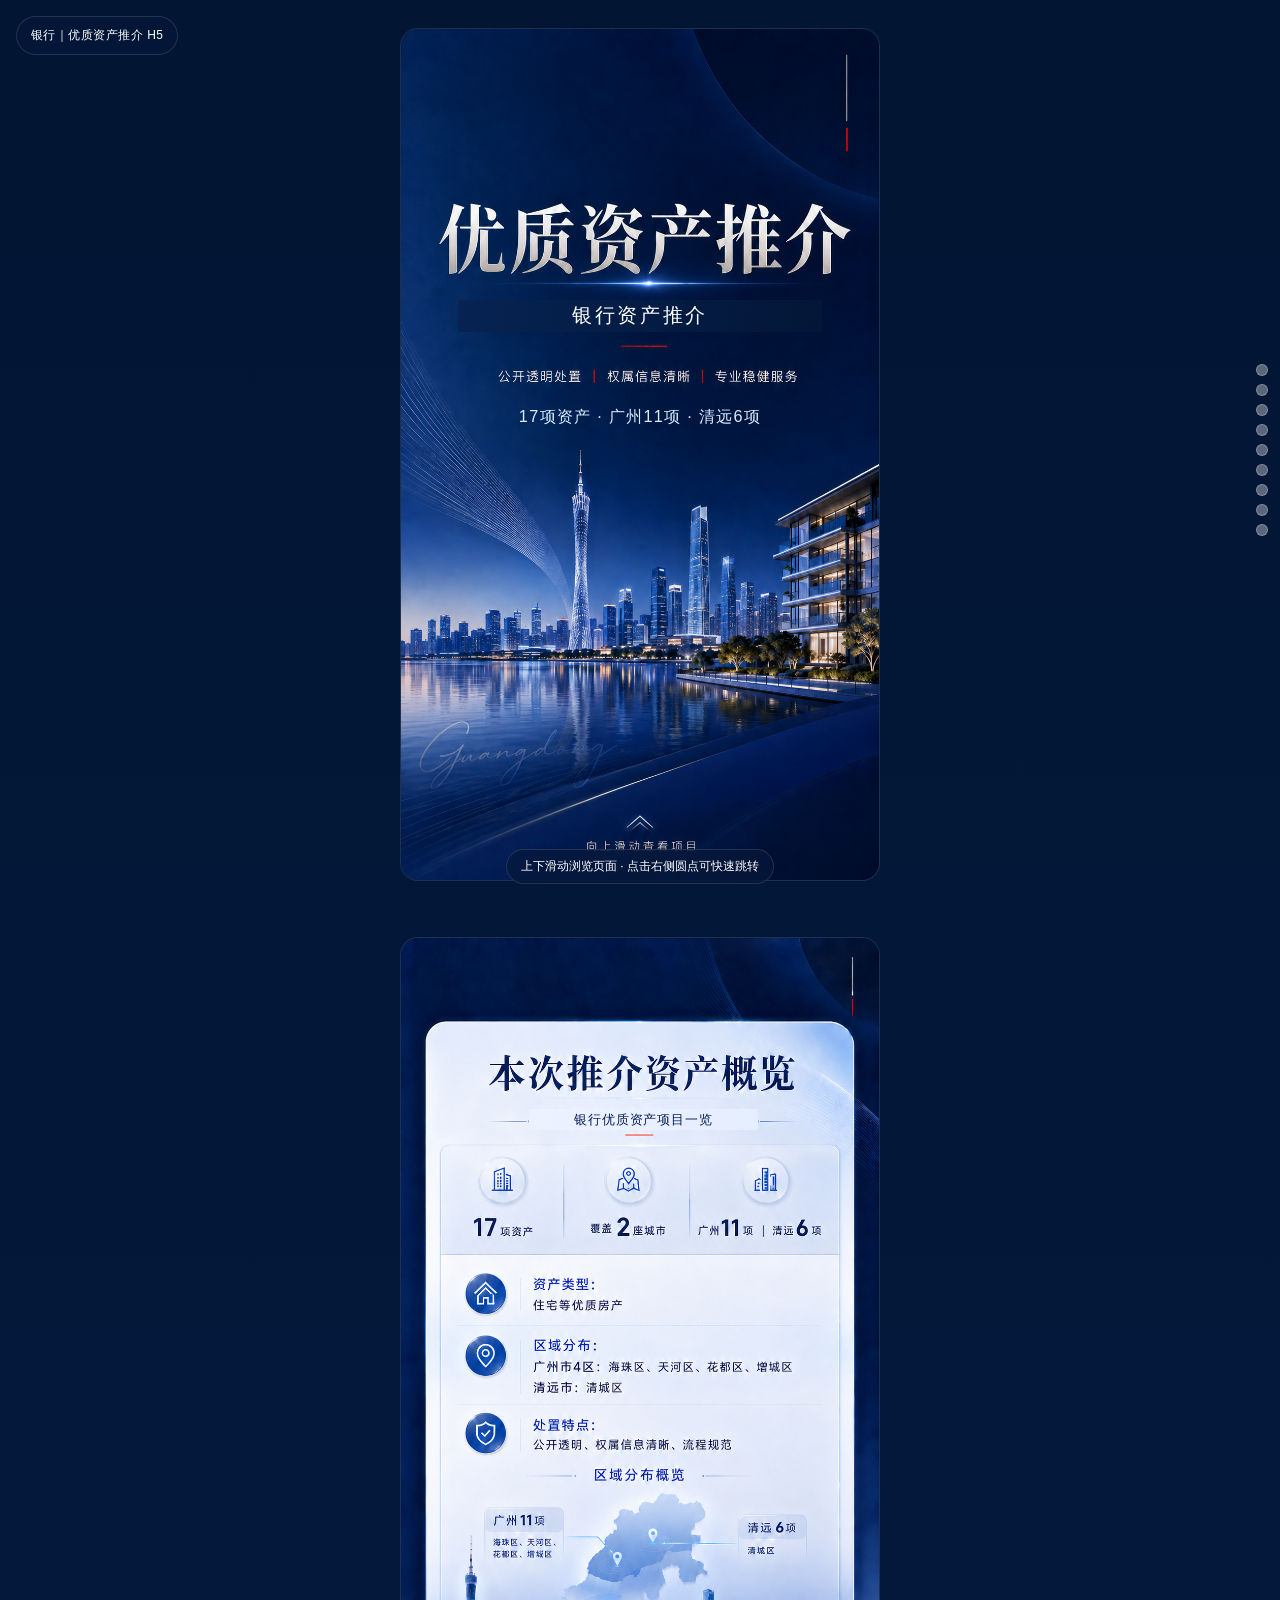
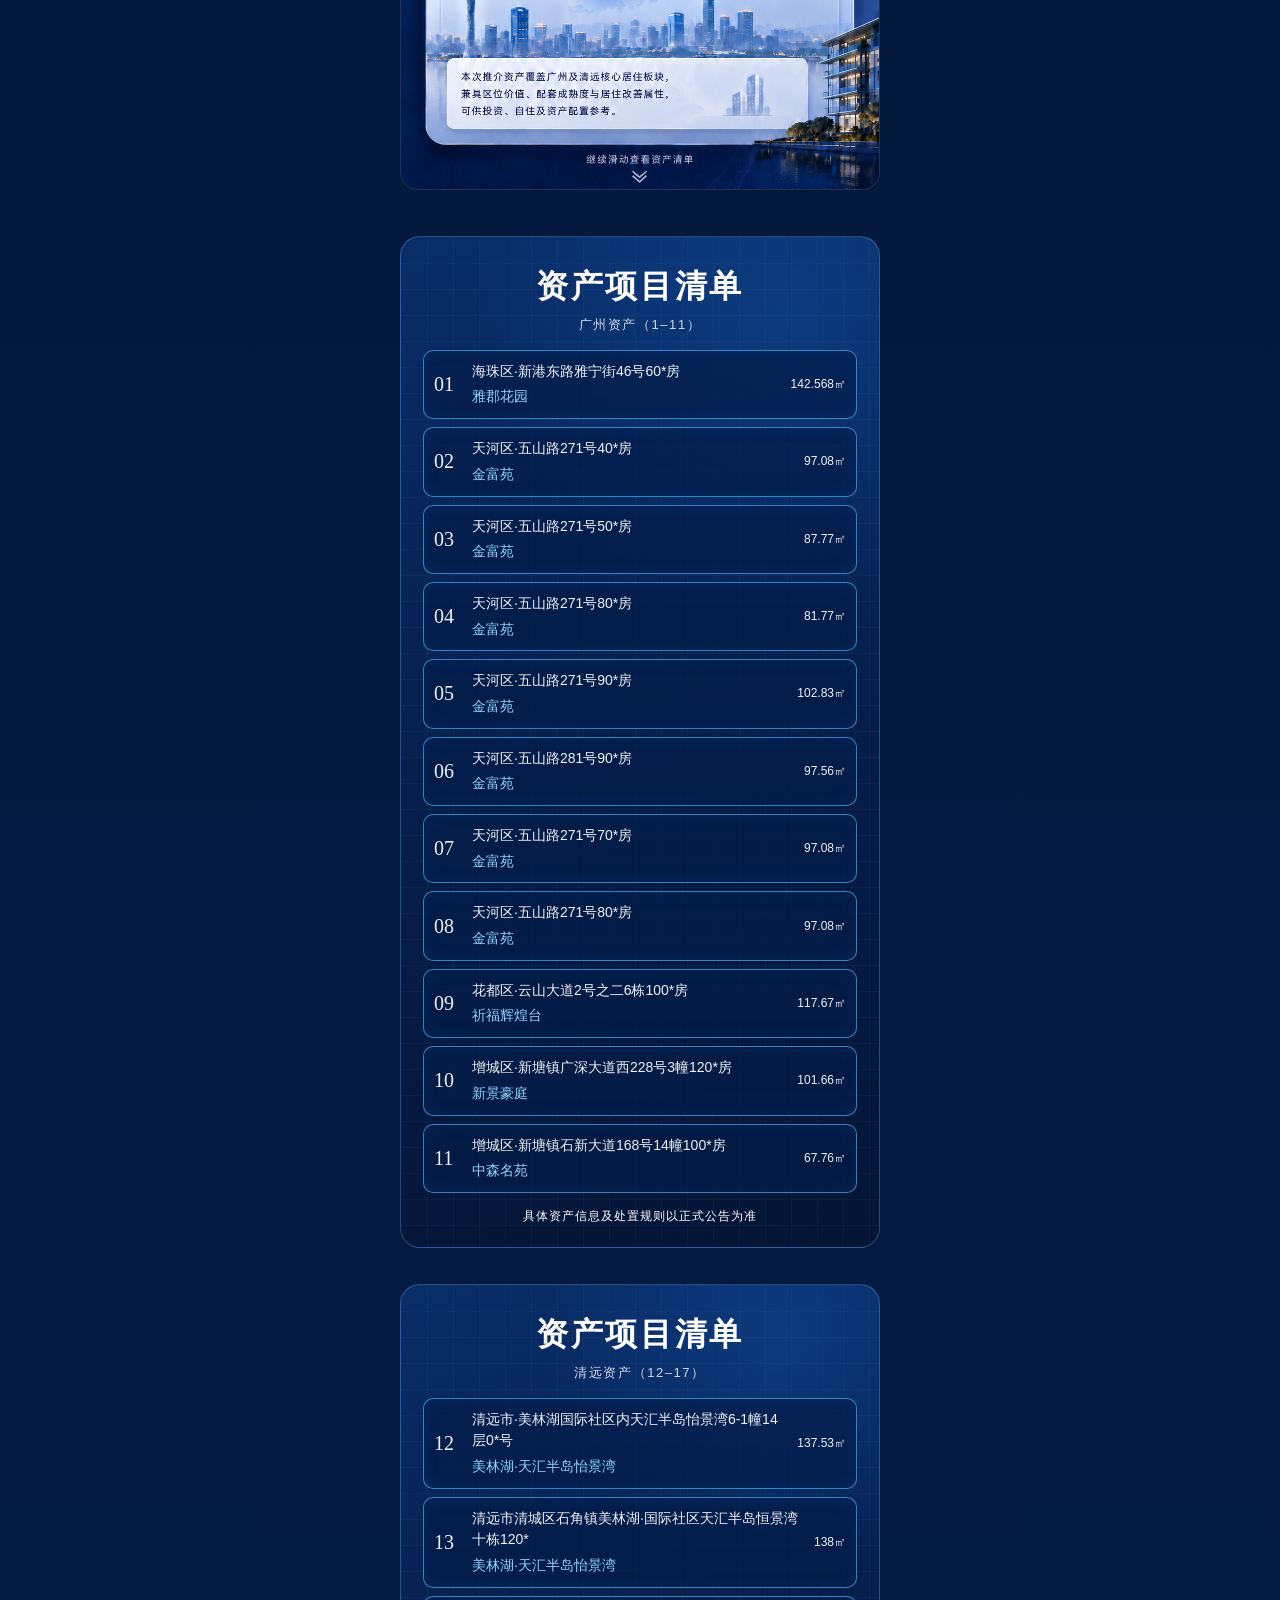
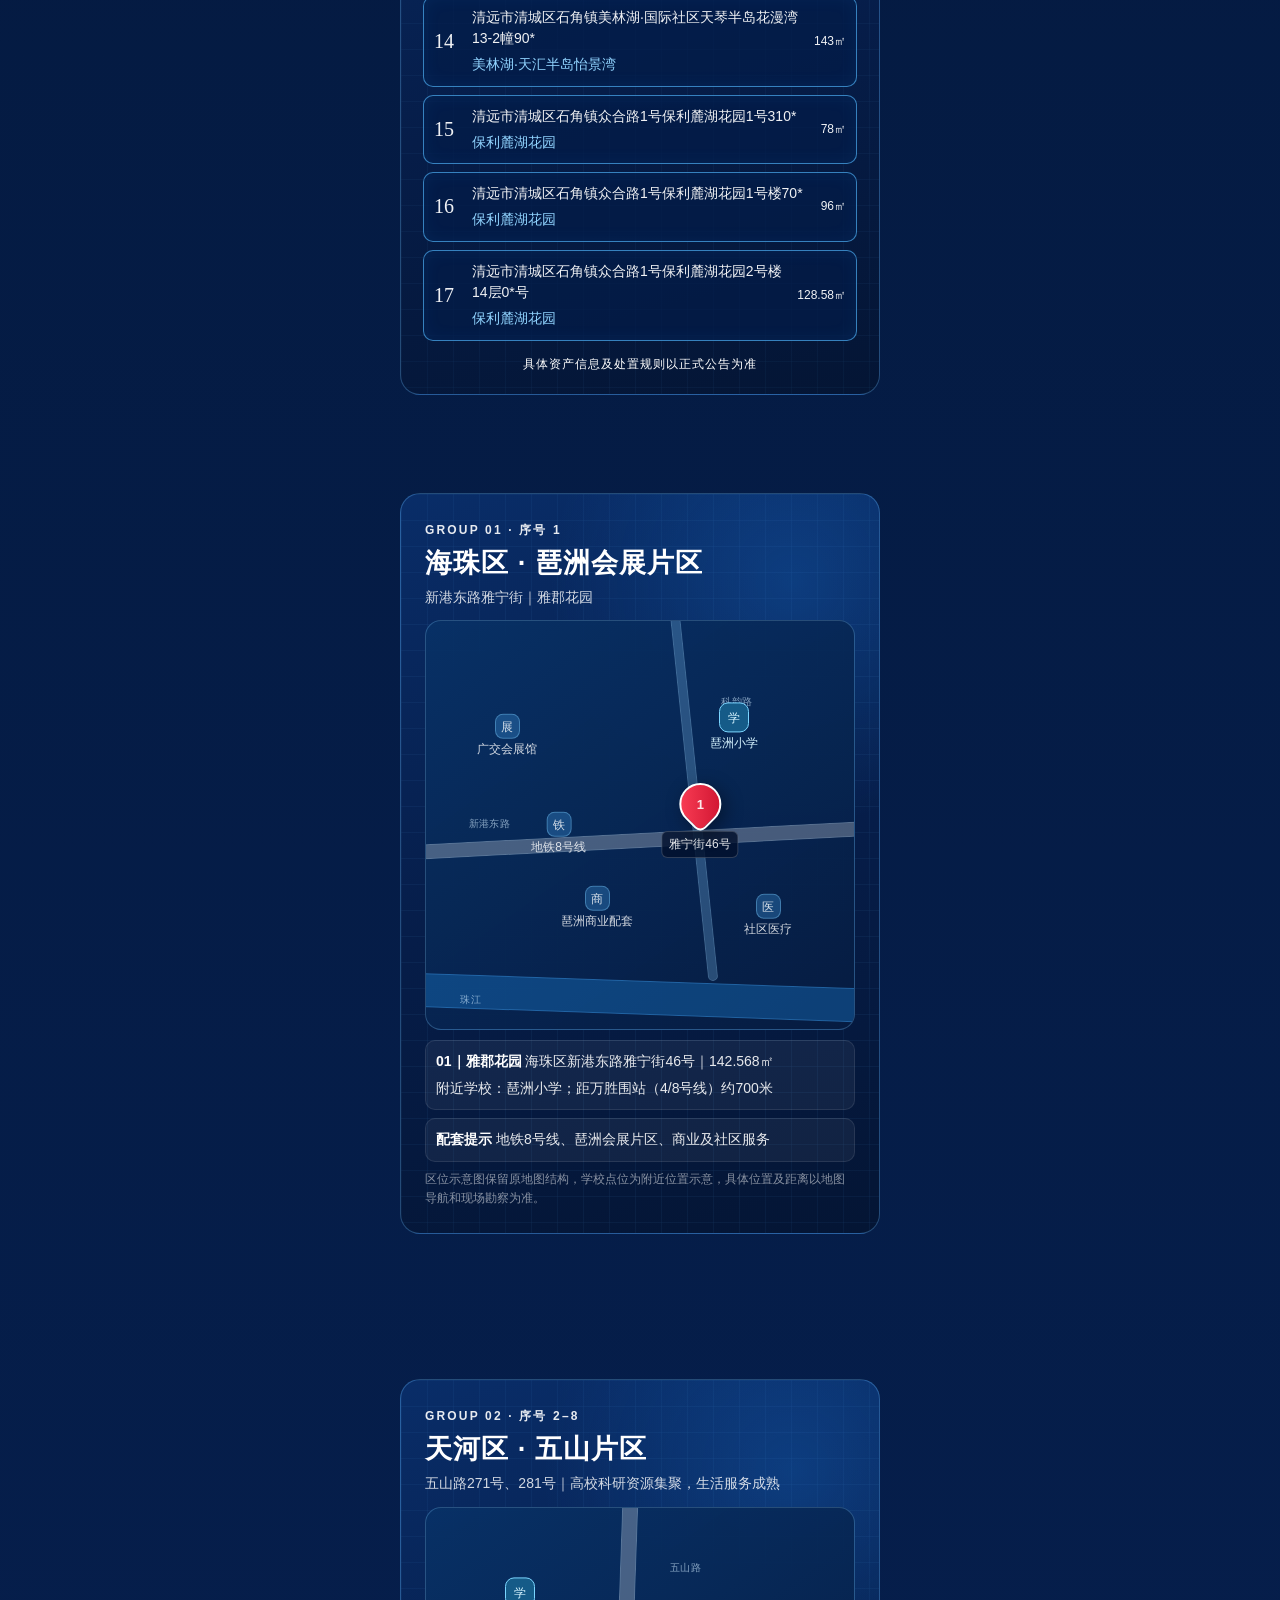
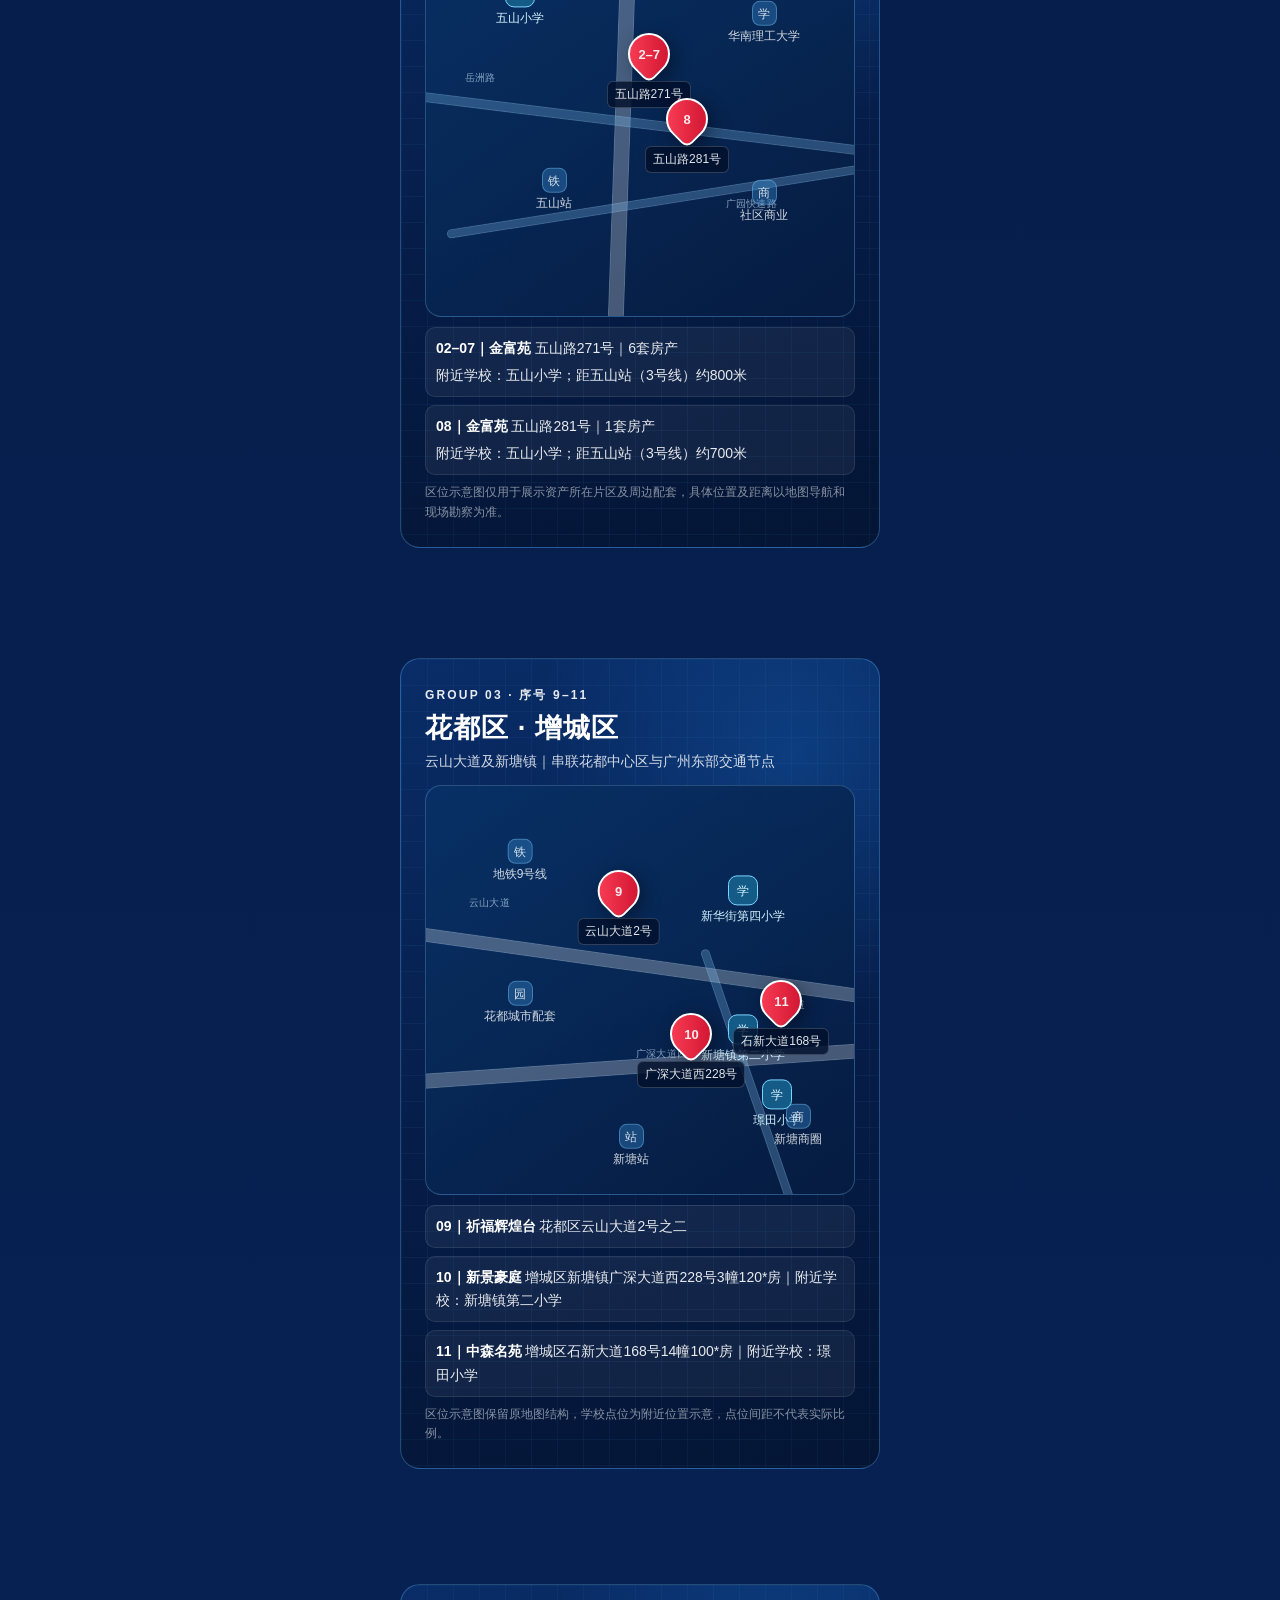
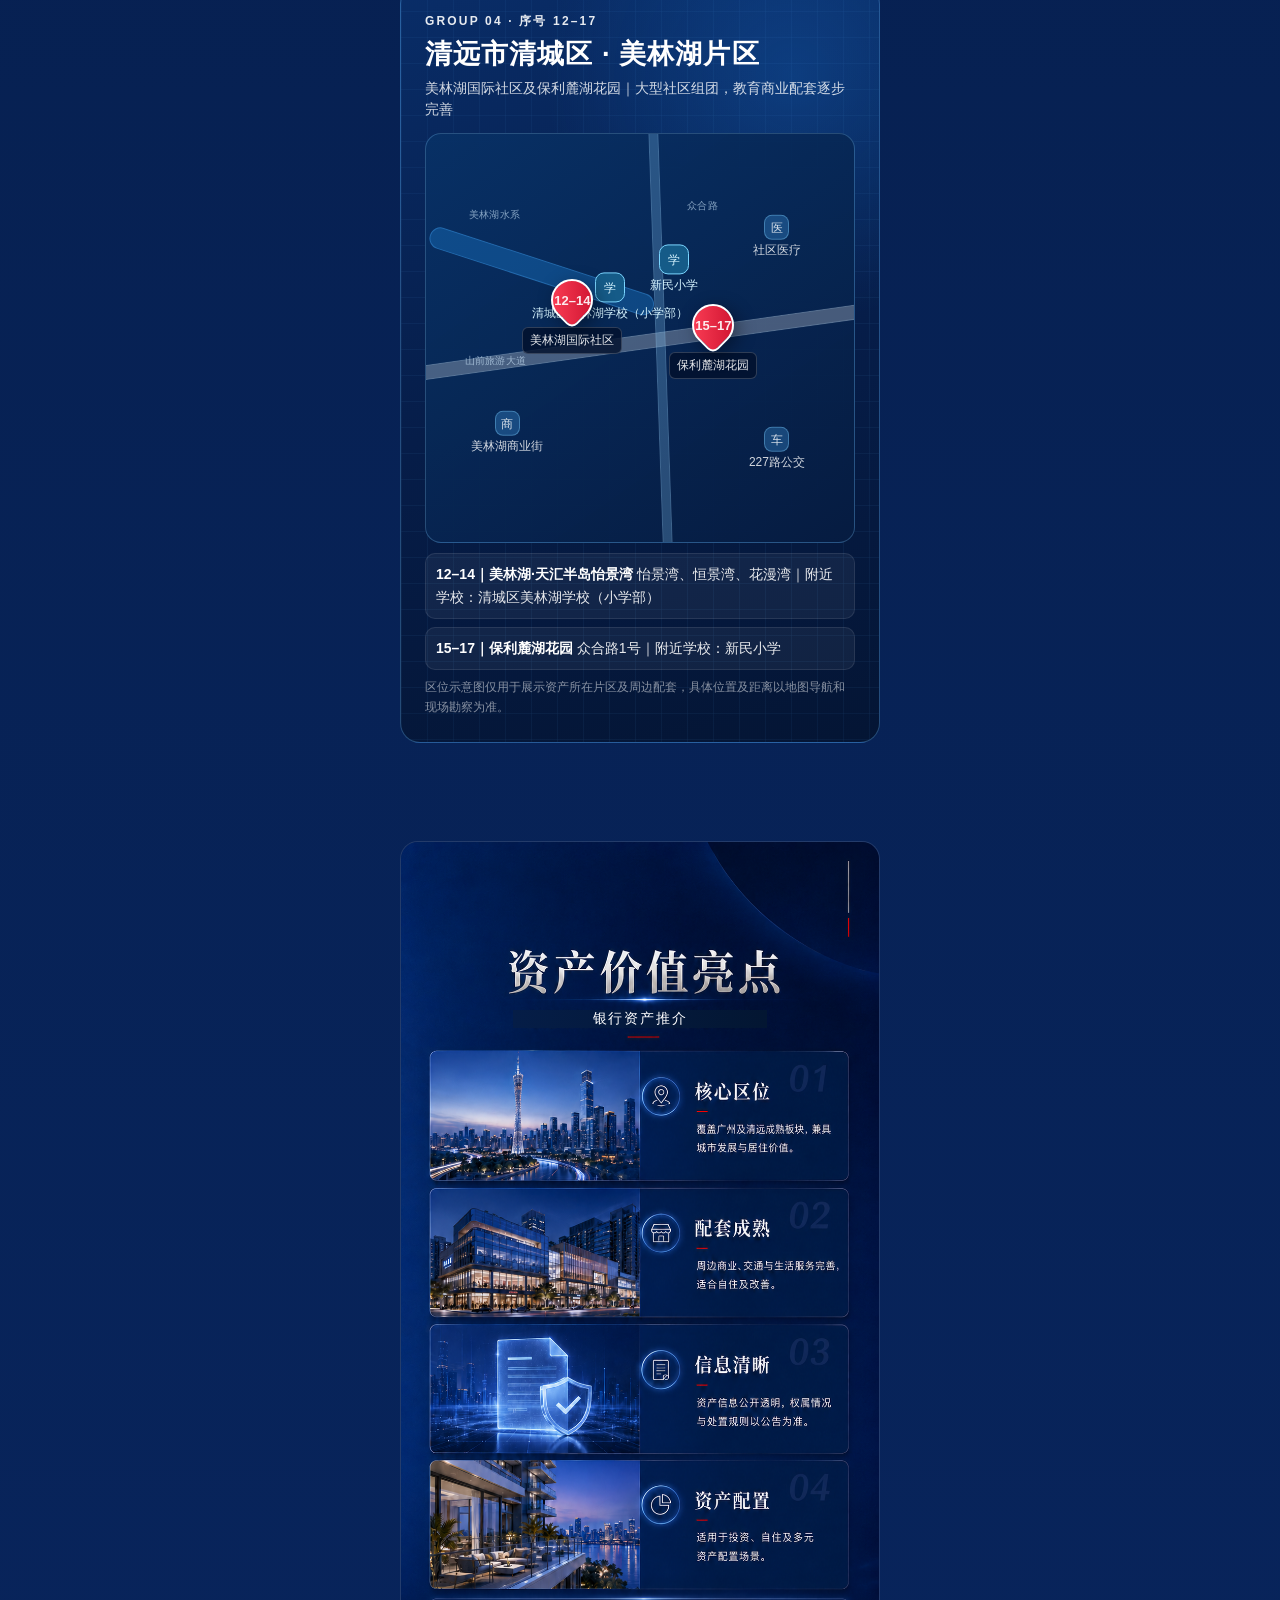
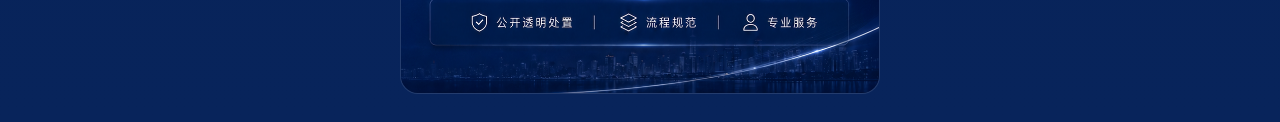
<file: index.html>
<!doctype html>
<html lang="zh-CN">
<head>
<meta charset="utf-8" />
<meta name="viewport" content="width=device-width,initial-scale=1,viewport-fit=cover" />
<title>银行｜优质资产推介</title>
<meta name="description" content="银行自有资产，权属清晰，配套完善，欢迎垂询！" />
<meta property="og:type" content="website" />
<meta property="og:site_name" content="银行｜优质资产推介" />
<meta property="og:title" content="银行｜优质资产推介" />
<meta property="og:description" content="银行自有资产，权属清晰，配套完善，欢迎垂询！" />
<meta property="og:url" content="https://sqmua.github.io/jiaotongbanktest/" />
<meta property="og:image" content="https://sqmua.github.io/jiaotongbanktest/share-cover.jpg" />
<meta property="og:image:secure_url" content="https://sqmua.github.io/jiaotongbanktest/share-cover.jpg" />
<meta property="og:image:type" content="image/jpeg" />
<meta property="og:image:width" content="600" />
<meta property="og:image:height" content="600" />
<link rel="image_src" href="https://sqmua.github.io/jiaotongbanktest/share-cover.jpg" />
<meta name="twitter:card" content="summary_large_image" />
<meta name="twitter:title" content="银行｜优质资产推介" />
<meta name="twitter:description" content="银行自有资产，权属清晰，配套完善，欢迎垂询！" />
<meta name="twitter:image" content="https://sqmua.github.io/jiaotongbanktest/share-cover.jpg" />
<style>\n.asset-row span { text-align:left; }\n.asset-row span::first-line { font-weight:600; }\n.cover-title-fix,.value-title-fix { position:absolute; z-index:5; left:12%; right:12%; top:8%; text-align:center; padding:8px 10px; border-radius:9px; background:rgba(4,30,74,.84); color:#fff; font-size:clamp(13px,3.4vw,18px); letter-spacing:.08em; }\n
:root {
  --bg: #041e4a;
  --panel-bg: #0a2559;
  --text: #ffffff;
  --muted: rgba(255,255,255,.75);
  --shadow: 0 16px 48px rgba(0,0,0,.28);
}
* { box-sizing: border-box; }
html, body {
  margin: 0;
  padding: 0;
  background: linear-gradient(180deg, #021533 0%, #08245b 100%);
  color: var(--text);
  font-family: -apple-system, BlinkMacSystemFont, "Segoe UI", "PingFang SC", "Microsoft YaHei", Arial, sans-serif;
  scroll-behavior: smooth;
}
body {
  overflow-y: auto;
  scroll-snap-type: y mandatory;
}
.share-preview { position: absolute; width: 1px; height: 1px; left: -9999px; opacity: .01; }
.hint {
  position: fixed;
  left: 16px;
  top: 16px;
  z-index: 30;
  background: rgba(7, 24, 58, .68);
  backdrop-filter: blur(8px);
  color: #fff;
  border: 1px solid rgba(255,255,255,.12);
  border-radius: 999px;
  padding: 10px 14px;
  font-size: 12px;
  letter-spacing: .04em;
  box-shadow: var(--shadow);
}
.nav-dots {
  position: fixed;
  right: 12px;
  top: 50%;
  transform: translateY(-50%);
  z-index: 30;
  display: flex;
  flex-direction: column;
  gap: 8px;
}
.dot {
  width: 12px;
  height: 12px;
  border-radius: 50%;
  background: rgba(255,255,255,.35);
  border: 1px solid rgba(255,255,255,.25);
  display: block;
  position: relative;
  text-decoration: none;
}
.dot:hover {
  background: rgba(255,255,255,.7);
}
.dot span {
  position: absolute;
  right: 18px;
  top: 50%;
  transform: translateY(-50%);
  white-space: nowrap;
  font-size: 12px;
  line-height: 1;
  color: white;
  opacity: 0;
  transition: opacity .2s ease;
  pointer-events: none;
}
.dot:hover span {
  opacity: .95;
}
.panel {
  min-height: 100svh;
  min-height: 100vh;
  display: flex;
  align-items: center;
  justify-content: center;
  padding: 28px 14px;
  scroll-snap-align: start;
  scroll-snap-stop: always;
  position: relative;
}
.image-wrap {
  width: min(100%, 480px);
  aspect-ratio: 941 / 1672;
  background: rgba(255,255,255,.04);
  border-radius: 18px;
  overflow: hidden;
  box-shadow: var(--shadow);
  border: 1px solid rgba(255,255,255,.08);
}
.image-wrap img {
  display: block;
  width: 100%;
  height: 100%;
  object-fit: cover;
}
.footer-tip {
  position: fixed;
  left: 50%;
  bottom: 16px;
  transform: translateX(-50%);
  z-index: 30;
  background: rgba(7, 24, 58, .68);
  backdrop-filter: blur(8px);
  color: var(--muted);
  border: 1px solid rgba(255,255,255,.12);
  border-radius: 999px;
  padding: 8px 14px;
  font-size: 12px;
  box-shadow: var(--shadow);
}
.map-card {
  width: min(100%, 480px);
  min-height: 0;
  border-radius: 20px;
  overflow: hidden;
  position: relative;
  padding: 28px 24px 24px;
  background:
    radial-gradient(circle at 82% 12%, rgba(32,141,255,.22), transparent 32%),
    linear-gradient(165deg, #092d68 0%, #061d49 52%, #041534 100%);
  border: 1px solid rgba(103,188,255,.32);
  box-shadow: var(--shadow);
}
.map-card::before {
  content: "";
  position: absolute;
  inset: 0;
  pointer-events: none;
  opacity: .16;
  background-image: linear-gradient(rgba(103,188,255,.35) 1px, transparent 1px), linear-gradient(90deg, rgba(103,188,255,.35) 1px, transparent 1px);
  background-size: 26px 26px;
}
.map-head, .map-stage, .map-assets, .map-note { position: relative; z-index: 1; }
.map-kicker { color: #7fcaff; font-size: 12px; letter-spacing: .18em; font-weight: 700; }
.map-title { margin: 8px 0 6px; font-size: 27px; line-height: 1.25; }
.map-subtitle { margin: 0 0 12px; color: rgba(255,255,255,.7); font-size: 13px; line-height: 1.55; }
.map-stage {
  height: 430px;
  border-radius: 16px;
  overflow: hidden;
  border: 1px solid rgba(127,202,255,.28);
  background: linear-gradient(145deg, rgba(8,49,102,.96), rgba(6,28,65,.98));
}
.road { position: absolute; background: rgba(129,193,241,.28); border: 1px solid rgba(182,224,255,.16); border-radius: 999px; transform-origin: left center; }
.road.major { background: rgba(255,255,255,.26); }
.road.water { background: rgba(29,132,218,.35); border-color: rgba(80,176,255,.3); }
.road-label { position: absolute; color: rgba(210,235,255,.62); font-size: 10px; letter-spacing: .03em; }
.poi { position: absolute; transform: translate(-50%,-50%); text-align: center; color: rgba(255,255,255,.82); font-size: 10px; line-height: 1.2; }
.poi i { display: block; width: 25px; height: 25px; line-height: 25px; margin: 0 auto 3px; font-style: normal; border-radius: 8px; background: rgba(59,143,211,.36); border: 1px solid rgba(130,207,255,.38); }
.pin { position: absolute; transform: translate(-50%,-100%); text-decoration: none; color: white; text-align: center; z-index: 5; }
.pin b { display: grid; place-items: center; width: 42px; height: 42px; margin: auto; border-radius: 50% 50% 50% 8px; transform: rotate(-45deg); background: linear-gradient(135deg,#ff4259,#cb102d); border: 2px solid white; box-shadow: 0 6px 18px rgba(0,0,0,.38); }
.pin b span { transform: rotate(45deg); font-size: 13px; }
.pin em { display: block; margin-top: 6px; padding: 4px 7px; border-radius: 6px; font-style: normal; font-size: 10px; white-space: nowrap; background: rgba(2,17,44,.82); border: 1px solid rgba(255,255,255,.18); }
.map-assets { display: grid; grid-template-columns: 1fr 1fr; gap: 8px; margin-top: 10px; }
.asset-line { padding: 9px 10px; border-radius: 10px; background: rgba(255,255,255,.055); border: 1px solid rgba(255,255,255,.09); font-size: 11px; line-height: 1.45; color: rgba(255,255,255,.82); }
.asset-line strong { color: #fff; }
.map-note { margin-top: 8px; color: rgba(255,255,255,.52); font-size: 9px; line-height: 1.4; }
@media (max-width: 640px) {
  .hint {
    left: 10px;
    top: 10px;
    padding: 8px 12px;
    font-size: 11px;
  }
  .nav-dots {
    right: 8px;
  }
  .dot span {
    display: none;
  }
  .panel {
    padding: 12px 8px 26px;
  }
  .image-wrap {
    width: min(100%, 460px);
    border-radius: 14px;
  }
  .map-card { min-height: 0; padding: 18px 16px 14px; border-radius: 15px; }
  .map-stage { height: clamp(390px, 48svh, 470px); }
  .map-assets { grid-template-columns: 1fr; gap: 6px; }
  .asset-line { padding: 8px 10px; }
}

.image-wrap { position: relative; }
.logo-mask {
  position: absolute; z-index: 3; left: 3.8%; top: 2.6%; width: 39%; height: 6.3%;
  background: linear-gradient(120deg, #082859 0%, #062451 55%, #08285a 100%);
  border-radius: 8px;
}
.overview-subtitle-fix {
  position: absolute; z-index: 4; left: 20%; right: 18%; top: 19.4%; height: 4.2%;
  display: grid; place-items: center; color: #092e6b; font-size: clamp(10px, 3.1vw, 16px);
  letter-spacing: .08em; background: rgba(245,249,255,.97);
}
.overview-region-fix {
  position: absolute; z-index: 4; left: 24.3%; right: 10%; top: 46.5%; height: 7.4%;
  padding: 5px 7px; display: flex; flex-direction: column; justify-content: center;
  color: #082f70; background: linear-gradient(90deg, rgba(245,249,255,.99), rgba(241,247,255,.96));
  font-size: clamp(9px, 2.7vw, 14px); line-height: 1.55;
}
.overview-region-fix b { font-size: 1.12em; margin-bottom: 1px; }
.overview-region-fix em { font-style: normal; color: #193f72; }
.value-subtitle-fix {
  position: absolute; z-index: 4; left: 25%; right: 25%; top: 19%; height: 3%;
  display: grid; place-items: center; color: rgba(255,255,255,.82); font-size: clamp(8px, 2.2vw, 12px);
  letter-spacing: .08em; background: #082354;
}
.asset-line small { display: block; margin-top: 4px; color: #8fd2ff; font-size: 10px; }


.overview-stats-fix {
  position: absolute; z-index: 5; left: 8.4%; right: 8.4%; top: 27.15%; height: 8.7%;
  display: grid; grid-template-columns: 1fr 1fr 1.22fr; align-items: center;
  color: #092e6b; background: rgba(246,250,255,.99); white-space: nowrap;
}
.overview-stats-fix > span { height: 68%; display:flex; align-items:center; justify-content:center; font-size:clamp(8px,2.15vw,11px); border-right:1px solid rgba(9,46,107,.16); }
.overview-stats-fix > span:last-child { border-right:0; }
.overview-stats-fix b { margin:0 3px; font-size:clamp(18px,5.7vw,30px); line-height:1; }
.overview-stats-fix i { margin:0 6px; color:rgba(9,46,107,.45); font-style:normal; }
.asset-list-card {
  width: min(100%, 480px); padding: 28px 22px 20px; border-radius: 20px; position: relative; overflow: hidden;
  background: radial-gradient(circle at 80% 8%,rgba(31,133,255,.2),transparent 32%),linear-gradient(165deg,#092d68,#061d49 55%,#041534);
  border: 1px solid rgba(103,188,255,.32); box-shadow: var(--shadow);
}
.asset-list-card::before { content:""; position:absolute; inset:0; opacity:.13; pointer-events:none; background-image:linear-gradient(rgba(103,188,255,.35) 1px,transparent 1px),linear-gradient(90deg,rgba(103,188,255,.35) 1px,transparent 1px); background-size:26px 26px; }
.asset-list-card > * { position:relative; z-index:1; }
.asset-list-card header { text-align:center; margin-bottom:16px; }
.asset-list-card h2 { margin:0; font-family:"Songti SC","SimSun",serif; font-size:32px; letter-spacing:.08em; }
.asset-list-card header p { margin:7px 0 0; color:rgba(255,255,255,.76); letter-spacing:.12em; font-size:13px; }
.asset-rows { display:grid; gap:8px; }
.asset-row { min-height:54px; display:grid; grid-template-columns:48px 1fr auto; align-items:center; gap:8px; padding:8px 12px; border-radius:10px; background:rgba(4,29,72,.72); border:1px solid rgba(82,185,255,.65); box-shadow:inset 0 0 18px rgba(35,139,255,.08); }
.asset-row strong { font-family:Georgia,serif; font-size:22px; font-weight:500; color:#d8eeff; }
.asset-row span { font-size:11px; line-height:1.4; color:rgba(255,255,255,.9); }
.asset-row em { font-style:normal; font-size:12px; color:#fff; white-space:nowrap; }
.new-badge { display:none!important; }
.asset-list-card footer { margin-top:14px; text-align:center; color:rgba(255,255,255,.62); font-size:10px; letter-spacing:.08em; }
.asset-panel { min-height:auto; padding-top:18px; padding-bottom:18px; scroll-snap-align:none; }
@media(max-width:640px){
  .asset-list-card{padding:20px 14px 16px}.asset-list-card h2{font-size:27px}.asset-rows{gap:6px}
  .asset-row{min-height:49px;grid-template-columns:40px 1fr auto;padding:7px 9px}.asset-row strong{font-size:19px}.asset-row span{font-size:10px}.asset-row em{font-size:10px}
  .asset-panel{padding-top:8px;padding-bottom:8px}
}


/* Information revision: 2026-09-07 */
.image-wrap{container-type:inline-size}
.bank-subtitle{position:absolute;display:grid;place-items:center;z-index:8;letter-spacing:.13em;text-align:center;white-space:nowrap}
.cover-bank{left:12%;right:12%;top:31.8%;height:3.8%;background:linear-gradient(100deg,#062352,#031637);color:white;font-size:4.1cqw}
.cover-count{position:absolute;top:44.3%;left:9%;right:9%;text-align:center;color:#d9edff;font-size:3.4cqw;letter-spacing:.08em}
.overview-bank{left:26.8%;right:25.4%;top:20.1%;height:2.5%;background:linear-gradient(90deg,#edf2ff,#e5eeff);color:#071e5a;font-size:2.8cqw;letter-spacing:.06em}
.value-bank{left:23.5%;right:23.5%;top:19.8%;height:2.1%;background:linear-gradient(90deg,#051d47,#031632);color:#fff;font-size:2.9cqw}
.estate-name{display:block;color:#91d4ff;font-size:14px;margin-top:4px;font-weight:500}
.asset-row span{font-size:14px;line-height:1.55}.asset-row em{font-size:12px}.asset-row{grid-template-columns:30px minmax(0,1fr) auto;padding:10px;gap:8px}
.asset-row strong{font-size:20px}.asset-list-card footer,.map-note{font-size:12px;line-height:1.65}
.map-assets{grid-template-columns:1fr}.asset-line{font-size:14px;line-height:1.65}.asset-line small{font-size:14px;line-height:1.65}
.map-subtitle{font-size:14px}.school-poi{color:#d6f4ff;text-decoration:none;font-size:14px;max-width:48%;line-height:1.45}.school-poi i{background:#155b88;border-color:#7ad5ff;width:32px;height:32px;line-height:32px}.school-poi:focus-visible{outline:2px solid #fff;outline-offset:5px}
.poi:not(.school-poi){font-size:12px}.pin em{font-size:12px}.map-stage{height:410px}.map-zone{position:absolute;left:0;right:0;height:33.333%;border-bottom:1px dashed #437ca5}.zone-a{top:0}.zone-b{top:33.333%}.zone-c{top:66.666%;border-bottom:0}.zone-label{position:absolute;top:10px;left:12px;font-size:12px;color:#9dbbd4}

.hint{font-size:12px}.footer-tip{white-space:nowrap;font-size:12px;max-width:95vw}.panel{scroll-snap-stop:normal}body{scroll-snap-type:y proximity}
@media(max-width:360px){.asset-row{grid-template-columns:26px minmax(0,1fr);gap:5px}.asset-row em{grid-column:2}.map-card{padding:16px 12px}.map-title{font-size:24px}}

body{color:#fff}.asset-list-card,.asset-list-card header,.asset-list-card h2,.asset-list-card header p,.asset-list-card footer{color:#fff}.asset-row,.asset-row span,.asset-row em{color:rgba(255,255,255,.92)}.asset-row strong{color:#d8eeff}.estate-name{color:#91d4ff!important}.map-card,.map-card h2,.map-card p,.map-card .map-kicker,.map-card .asset-line,.map-card .asset-line small{color:rgba(255,255,255,.9)}.map-card a{color:inherit}.map-card .school-poi{color:#d6f4ff}.map-title,.asset-list-card h2{color:#fff!important;-webkit-text-fill-color:#fff!important;font-family:-apple-system,BlinkMacSystemFont,"Segoe UI","PingFang SC","Microsoft YaHei",Arial,sans-serif!important}.asset-list-card header p,.map-subtitle{color:rgba(255,255,255,.82)!important;-webkit-text-fill-color:rgba(255,255,255,.82)!important}.asset-row,.asset-row span,.asset-row em,.asset-row strong{color:rgba(255,255,255,.94)!important;-webkit-text-fill-color:rgba(255,255,255,.94)!important}.estate-name{color:#91d4ff!important;-webkit-text-fill-color:#91d4ff!important}.map-title{font-weight:700!important;letter-spacing:.04em!important}.school-poi{color:#d6f4ff!important;text-decoration:none;font-size:12px;line-height:1.35}.school-poi i{display:block;width:30px;height:30px;line-height:30px;margin:0 auto 3px;border-radius:9px;background:#155b88;border:1px solid #7ad5ff;font-style:normal;text-align:center}details.source-details,.source-note{display:none!important} </style>
</head>
<body>
<div class="hint">银行｜优质资产推介 H5</div>
<nav class="nav-dots">
  <a href="#panel-1" class="dot" title="封面"><span>1</span></a><a href="#panel-2" class="dot" title="资产概览"><span>2</span></a><a href="#panel-3" class="dot" title="广州资产清单（1-11）"><span>3</span></a><a href="#panel-4" class="dot" title="清远资产清单（12-17）"><span>4</span></a><a href="#map-group-1" class="dot" title="第一组区位"><span>5</span></a><a href="#map-group-2" class="dot" title="第二组区位"><span>6</span></a><a href="#map-group-3" class="dot" title="第三组区位"><span>7</span></a><a href="#map-group-4" class="dot" title="第四组区位"><span>8</span></a><a href="#panel-5" class="dot" title="资产价值亮点"><span>9</span></a>
</nav>


    <section class="panel" id="panel-1">
        <div class="image-wrap no-logo">
            <img src="cover-huangpu-v2.png" alt="优质资产推介蓝色城市封面"><div class="bank-subtitle cover-bank">银行资产推介</div><div class="cover-count">17项资产 · 广州11项 · 清远6项</div>
        </div>
    </section>
    
    <section class="panel" id="panel-2">
        <div class="image-wrap no-logo overview-edit">
            <img src="overview-huangpu-v4.png" alt="资产概览：17项资产，广州11项、清远6项"><div class="bank-subtitle overview-bank">银行优质资产项目一览</div>
        </div>
    </section>
    
    <section class="panel asset-panel" id="panel-3">
        <div class="asset-list-card"><header><h2>资产项目清单</h2><p>广州资产（1–11）</p></header><div class="asset-rows"><div class="asset-row"><strong>01</strong><span>海珠区·新港东路雅宁街46号60*房<b class="estate-name">雅郡花园</b></span><em>142.568㎡</em></div><div class="asset-row"><strong>02</strong><span>天河区·五山路271号40*房<b class="estate-name">金富苑</b></span><em>97.08㎡</em></div><div class="asset-row"><strong>03</strong><span>天河区·五山路271号50*房<b class="estate-name">金富苑</b></span><em>87.77㎡</em></div><div class="asset-row"><strong>04</strong><span>天河区·五山路271号80*房<b class="estate-name">金富苑</b></span><em>81.77㎡</em></div><div class="asset-row"><strong>05</strong><span>天河区·五山路271号90*房<b class="estate-name">金富苑</b></span><em>102.83㎡</em></div><div class="asset-row"><strong>06</strong><span>天河区·五山路281号90*房<b class="estate-name">金富苑</b></span><em>97.56㎡</em></div><div class="asset-row"><strong>07</strong><span>天河区·五山路271号70*房<b class="estate-name">金富苑</b></span><em>97.08㎡</em></div><div class="asset-row"><strong>08</strong><span>天河区·五山路271号80*房<b class="estate-name">金富苑</b></span><em>97.08㎡</em></div><div class="asset-row"><strong>09</strong><span>花都区·云山大道2号之二6栋100*房<b class="estate-name">祈福辉煌台</b></span><em>117.67㎡</em></div><div class="asset-row"><strong>10</strong><span>增城区·新塘镇广深大道西228号3幢120*房<b class="estate-name">新景豪庭</b></span><em>101.66㎡</em></div><div class="asset-row"><strong>11</strong><span>增城区·新塘镇石新大道168号14幢100*房<b class="estate-name">中森名苑</b></span><em>67.76㎡</em></div></div><footer>具体资产信息及处置规则以正式公告为准</footer></div>
    </section>
    
    <section class="panel asset-panel" id="panel-4">
        <div class="asset-list-card"><header><h2>资产项目清单</h2><p>清远资产（12–17）</p></header><div class="asset-rows"><div class="asset-row"><strong>12</strong><span>清远市·美林湖国际社区内天汇半岛怡景湾6-1幢14层0*号<b class="estate-name">美林湖·天汇半岛怡景湾</b></span><em>137.53㎡</em></div><div class="asset-row"><strong>13</strong><span>清远市清城区石角镇美林湖·国际社区天汇半岛恒景湾十栋120*<b class="estate-name">美林湖·天汇半岛怡景湾</b></span><em>138㎡</em></div><div class="asset-row"><strong>14</strong><span>清远市清城区石角镇美林湖·国际社区天琴半岛花漫湾13-2幢90*<b class="estate-name">美林湖·天汇半岛怡景湾</b></span><em>143㎡</em></div><div class="asset-row"><strong>15</strong><span>清远市清城区石角镇众合路1号保利麓湖花园1号310*<b class="estate-name">保利麓湖花园</b></span><em>78㎡</em></div><div class="asset-row"><strong>16</strong><span>清远市清城区石角镇众合路1号保利麓湖花园1号楼70*<b class="estate-name">保利麓湖花园</b></span><em>96㎡</em></div><div class="asset-row"><strong>17</strong><span>清远市清城区石角镇众合路1号保利麓湖花园2号楼14层0*号<b class="estate-name">保利麓湖花园</b></span><em>128.58㎡</em></div></div><footer>具体资产信息及处置规则以正式公告为准</footer></div>
    </section>

    <section class="panel" id="map-group-1">
      <div class="map-card">
        <header class="map-head"><div class="map-kicker">GROUP 01 · 序号 1</div><h2 class="map-title">海珠区 · 琶洲会展片区</h2><p class="map-subtitle">新港东路雅宁街｜雅郡花园</p></header>
        <div class="map-stage">
          <div class="road major" style="left:-8%;top:55%;width:118%;height:15px;transform:rotate(-3deg)"></div><span class="road-label" style="left:10%;top:48%">新港东路</span>
          <div class="road" style="left:58%;top:-5%;width:88%;height:10px;transform:rotate(84deg)"></div><span class="road-label" style="left:69%;top:18%">科韵路</span>
          <div class="road water" style="left:-8%;top:86%;width:120%;height:34px;transform:rotate(2deg)"></div><span class="road-label" style="left:8%;top:91%">珠江</span>
          <div class="poi" style="left:19%;top:28%"><i>展</i>广交会展馆</div><div class="poi" style="left:40%;top:70%"><i>商</i>琶洲商业配套</div><div class="poi" style="left:80%;top:72%"><i>医</i>社区医疗</div><div class="poi" style="left:31%;top:52%"><i>铁</i>地铁8号线</div>
          <a class="pin" style="left:64%;top:58%" href="#panel-3"><b><span>1</span></b><em>雅宁街46号</em></a><a class="poi school-poi" style="left:72%;top:26%" href="#panel-3" aria-label="琶洲小学，资料来源待复核"><i>学</i>琶洲小学</a>
        </div>
        <div class="map-assets"><div class="asset-line"><strong>01｜雅郡花园</strong> 海珠区新港东路雅宁街46号｜142.568㎡<small>附近学校：琶洲小学；距万胜围站（4/8号线）约700米</small></div><div class="asset-line"><strong>配套提示</strong> 地铁8号线、琶洲会展片区、商业及社区服务</div></div>
        <div class="map-note">区位示意图保留原地图结构，学校点位为附近位置示意，具体位置及距离以地图导航和现场勘察为准。</div>
      </div>
    </section>

    <section class="panel" id="map-group-2">
      <div class="map-card">
        <header class="map-head"><div class="map-kicker">GROUP 02 · 序号 2–8</div><h2 class="map-title">天河区 · 五山片区</h2><p class="map-subtitle">五山路271号、281号｜高校科研资源集聚，生活服务成熟</p></header>
        <div class="map-stage">
          <div class="road major" style="left:48%;top:-8%;width:115%;height:16px;transform:rotate(92deg)"></div><span class="road-label" style="left:57%;top:13%">五山路</span>
          <div class="road" style="left:-10%;top:44%;width:120%;height:10px;transform:rotate(7deg)"></div><span class="road-label" style="left:9%;top:40%">岳洲路</span>
          <div class="road" style="left:5%;top:79%;width:105%;height:9px;transform:rotate(-9deg)"></div><span class="road-label" style="left:70%;top:71%">广园快速路</span>
          <div class="poi school-poi" style="left:22%;top:23%"><i>学</i>五山小学</div><div class="poi" style="left:79%;top:28%"><i>学</i>华南理工大学</div><div class="poi" style="left:30%;top:69%"><i>铁</i>五山站</div><div class="poi" style="left:79%;top:72%"><i>商</i>社区商业</div>
          <a class="pin" style="left:52%;top:49%" href="#panel-3"><b><span>2–7</span></b><em>五山路271号</em></a><a class="pin" style="left:61%;top:65%" href="#panel-3"><b><span>8</span></b><em>五山路281号</em></a>
        </div>
        <div class="map-assets"><div class="asset-line"><strong>02–07｜金富苑</strong> 五山路271号｜6套房产<small>附近学校：五山小学；距五山站（3号线）约800米</small></div><div class="asset-line"><strong>08｜金富苑</strong> 五山路281号｜1套房产<small>附近学校：五山小学；距五山站（3号线）约700米</small></div></div>
        <div class="map-note">区位示意图仅用于展示资产所在片区及周边配套，具体位置及距离以地图导航和现场勘察为准。</div>
      </div>
    </section>

    <section class="panel" id="map-group-3">
      <div class="map-card">
        <header class="map-head"><div class="map-kicker">GROUP 03 · 序号 9–11</div><h2 class="map-title">花都区 · 增城区</h2><p class="map-subtitle">云山大道及新塘镇｜串联花都中心区与广州东部交通节点</p></header>
        <div class="map-stage">
          <div class="road major" style="left:-5%;top:34%;width:110%;height:14px;transform:rotate(8deg)"></div><span class="road-label" style="left:10%;top:27%">云山大道</span>
          <div class="road major" style="left:-8%;top:71%;width:120%;height:15px;transform:rotate(-4deg)"></div><span class="road-label" style="left:49%;top:64%">广深大道西</span>
          <div class="road" style="left:65%;top:39%;width:65%;height:9px;transform:rotate(71deg)"></div><span class="road-label" style="left:79%;top:52%">石新大道</span>
          <div class="poi" style="left:22%;top:18%"><i>铁</i>地铁9号线</div><div class="poi school-poi" style="left:74%;top:28%"><i>学</i>新华街第四小学</div><div class="poi school-poi" style="left:74%;top:62%"><i>学</i>新塘镇第二小学</div><div class="poi school-poi" style="left:82%;top:78%"><i>学</i>璟田小学</div><div class="poi" style="left:22%;top:53%"><i>园</i>花都城市配套</div><div class="poi" style="left:48%;top:88%"><i>站</i>新塘站</div><div class="poi" style="left:87%;top:83%"><i>商</i>新塘商圈</div>
          <a class="pin" style="left:45%;top:39%" href="#"><b><span>9</span></b><em>云山大道2号</em></a><a class="pin" style="left:62%;top:74%" href="#panel-3"><b><span>10</span></b><em>广深大道西228号</em></a><a class="pin" style="left:83%;top:66%" href="#"><b><span>11</span></b><em>石新大道168号</em></a>
        </div>
        <div class="map-assets"><div class="asset-line"><strong>09｜祈福辉煌台</strong> 花都区云山大道2号之二</div><div class="asset-line"><strong>10｜新景豪庭</strong> 增城区新塘镇广深大道西228号3幢120*房｜附近学校：新塘镇第二小学</div><div class="asset-line"><strong>11｜中森名苑</strong> 增城区石新大道168号14幢100*房｜附近学校：璟田小学</div></div>
        <div class="map-note">区位示意图保留原地图结构，学校点位为附近位置示意，点位间距不代表实际比例。</div>
      </div>
    </section>

    <section class="panel" id="map-group-4">
      <div class="map-card">
        <header class="map-head"><div class="map-kicker">GROUP 04 · 序号 12–17</div><h2 class="map-title">清远市清城区 · 美林湖片区</h2><p class="map-subtitle">美林湖国际社区及保利麓湖花园｜大型社区组团，教育商业配套逐步完善</p></header>
        <div class="map-stage">
          <div class="road major" style="left:-10%;top:58%;width:120%;height:15px;transform:rotate(-8deg)"></div><span class="road-label" style="left:9%;top:54%">山前旅游大道</span>
          <div class="road" style="left:53%;top:-4%;width:100%;height:10px;transform:rotate(88deg)"></div><span class="road-label" style="left:61%;top:16%">众合路</span>
          <div class="road water" style="left:1%;top:22%;width:55%;height:22px;transform:rotate(18deg)"></div><span class="road-label" style="left:10%;top:18%">美林湖水系</span>
          <div class="poi" style="left:19%;top:73%"><i>商</i>美林湖商业街</div><div class="poi school-poi" style="left:43%;top:40%"><i>学</i>清城区美林湖学校（小学部）</div><div class="poi school-poi" style="left:58%;top:33%"><i>学</i>新民小学</div><div class="poi" style="left:82%;top:25%"><i>医</i>社区医疗</div><div class="poi" style="left:82%;top:77%"><i>车</i>227路公交</div>
          <a class="pin" style="left:34%;top:54%" href="#"><b><span>12–14</span></b><em>美林湖国际社区</em></a><a class="pin" style="left:67%;top:60%" href="#"><b><span>15–17</span></b><em>保利麓湖花园</em></a>
        </div>
        <div class="map-assets"><div class="asset-line"><strong>12–14｜美林湖·天汇半岛怡景湾</strong> 怡景湾、恒景湾、花漫湾｜附近学校：清城区美林湖学校（小学部）</div><div class="asset-line"><strong>15–17｜保利麓湖花园</strong> 众合路1号｜附近学校：新民小学</div></div>
        <div class="map-note">区位示意图仅用于展示资产所在片区及周边配套，具体位置及距离以地图导航和现场勘察为准。</div>
      </div>
    </section>
    
    <section class="panel" id="panel-5">
        <div class="image-wrap">
            <img src="value-highlights-huangpu-v2.png" alt="资产价值亮点"><div class="bank-subtitle value-bank">银行资产推介</div>
        </div>
    </section>
    

<div class="footer-tip">上下滑动浏览页面 · 点击右侧圆点可快速跳转</div>
</body>
</html>
</file>
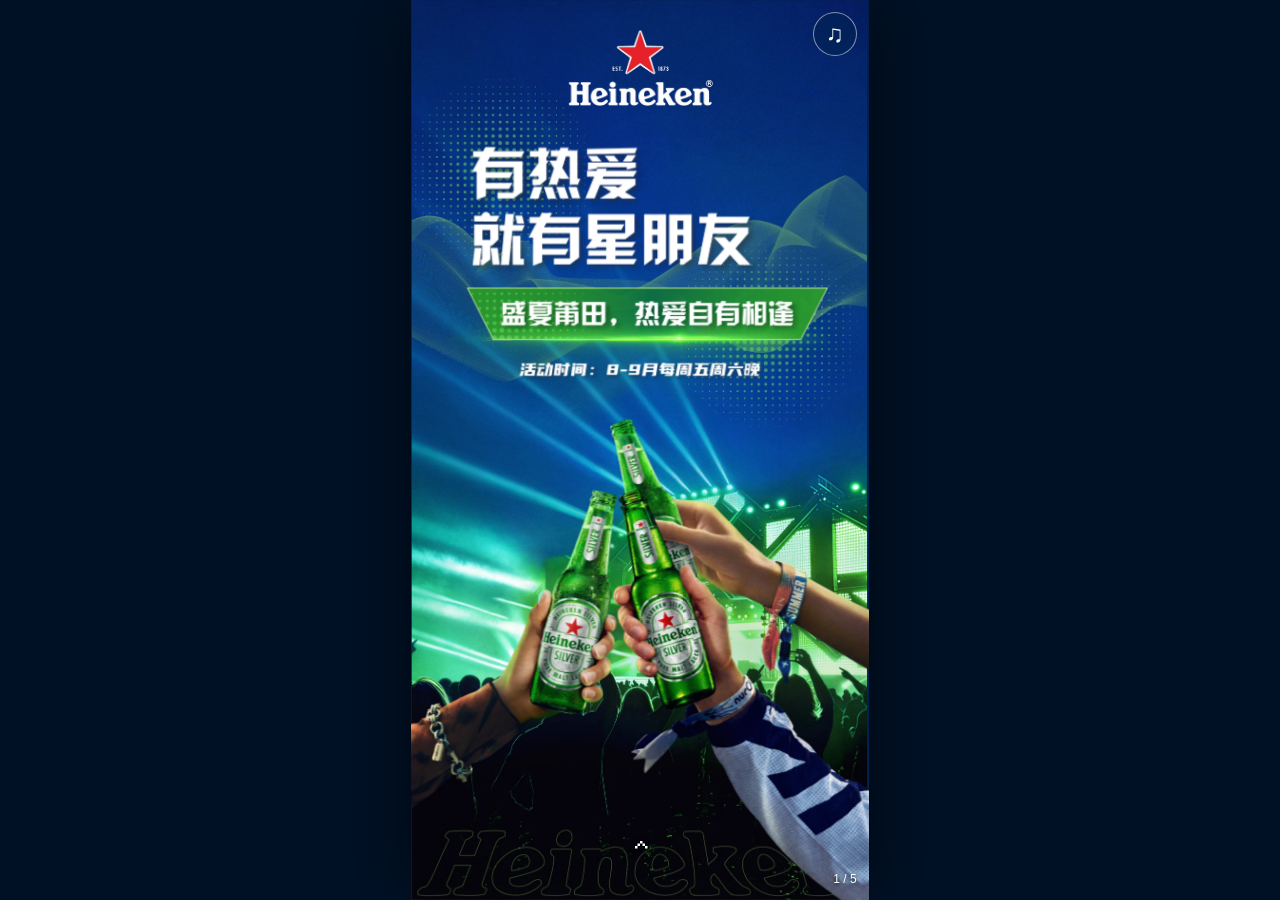
<file: star-friends/index.html>
<!doctype html>
<html lang="zh-CN">
<head>
<meta charset="utf-8">
<meta name="viewport" content="width=device-width, initial-scale=1, viewport-fit=cover">
<meta name="description" content="活动时间：8-9月每周五周六晚">
<meta property="og:type" content="website">
<meta property="og:site_name" content="有热爱，就有星朋友">
<meta property="og:title" content="有热爱，就有星朋友">
<meta property="og:description" content="活动时间：8-9月每周五周六晚">
<meta property="og:url" content="https://sqmua.github.io/jiaotongbanktest/star-friends/">
<meta property="og:image" content="https://sqmua.github.io/jiaotongbanktest/star-friends/share-cover.jpg">
<meta property="og:image:secure_url" content="https://sqmua.github.io/jiaotongbanktest/star-friends/share-cover.jpg">
<meta property="og:image:type" content="image/jpeg">
<meta property="og:image:width" content="900">
<meta property="og:image:height" content="900">
<meta property="og:image:alt" content="有热爱，就有星朋友">
<meta name="twitter:card" content="summary">
<meta name="twitter:title" content="有热爱，就有星朋友">
<meta name="twitter:description" content="活动时间：8-9月每周五周六晚">
<meta name="twitter:image" content="https://sqmua.github.io/jiaotongbanktest/star-friends/share-cover.jpg">
<meta itemprop="name" content="有热爱，就有星朋友">
<meta itemprop="description" content="活动时间：8-9月每周五周六晚">
<meta itemprop="image" content="https://sqmua.github.io/jiaotongbanktest/star-friends/share-cover.jpg">
<meta name="theme-color" content="#00224f">
<meta http-equiv="Content-Security-Policy" content="default-src 'self'; script-src 'self'; style-src 'self' 'unsafe-inline'; img-src 'self' data:; media-src 'self'; connect-src 'none'; frame-src 'none'; object-src 'none'; base-uri 'none'; form-action 'none'">
<title>有热爱，就有星朋友</title>
<link rel="icon" href="data:,">
<link rel="stylesheet" href="style.css">
<link rel="stylesheet" href="animations.css">
<script src="pages.js" defer></script>
<script src="app.js" defer></script>
</head>
<body>
<main id="viewer" aria-label="有热爱，就有星朋友，五页活动介绍" tabindex="0">
<div id="slides"></div>
<button id="music" class="music" aria-label="播放背景音乐" aria-pressed="false">♫</button>
<button id="previous" class="previous" aria-label="上一页">⌃</button>
<button id="next" class="next" aria-label="下一页">⌃</button>
<output id="counter" aria-live="polite">1 / 5</output>
<div id="loading" role="status">正在加载…</div>
<div id="error" role="alert" hidden>图片加载失败，请刷新页面重试。</div>
</main>
<audio id="audio" src="assets/1788418978900-z96zrsx1ca.mp3" loop preload="none"></audio>
<noscript>请开启 JavaScript 以浏览活动页面。</noscript>
</body>
</html>
</file>
<file: star-friends/style.css>
*{box-sizing:border-box}html,body{margin:0;width:100%;height:100%;overflow:hidden;background:#001126;color:white;font-family:Arial,"Microsoft YaHei",sans-serif}body{display:grid;place-items:center}#viewer{position:relative;width:100vw;height:100vh;height:100dvh;overflow:hidden;isolation:isolate;touch-action:pinch-zoom;outline:none;background:#00224f}#slides{position:absolute;inset:0;perspective:1500px}.slide{position:absolute;inset:0;overflow:hidden;visibility:hidden;background:#00224f;transform-origin:50% 100%;backface-visibility:hidden}.slide.active{visibility:visible;z-index:2}.canvas{position:absolute;left:50%;top:50%;width:320px;height:630px;transform:translate(-50%,-50%) scale(var(--scale,1));transform-origin:50% 50%}.layer{position:absolute}.crop{width:100%;height:100%;overflow:hidden}.layer img{display:block;max-width:none;user-select:none;-webkit-user-drag:none;pointer-events:none}.motion{width:100%;height:100%}button{position:absolute;z-index:10;color:white;cursor:pointer;font:inherit;border:1px solid #ffffff80;background:#00234f80;-webkit-tap-highlight-color:transparent;min-width:44px;min-height:44px}button:focus-visible{outline:3px solid #a9f687;outline-offset:3px}.music{top:max(12px,env(safe-area-inset-top));right:12px;border-radius:50%;font-size:24px}.music[aria-pressed=true]{animation:spin 5s linear infinite}.previous{left:8px;top:50%;border-radius:50%;font-size:28px}.next{bottom:max(24px,env(safe-area-inset-bottom));left:calc(50% - 22px);border:0;background:none;font-size:40px;text-shadow:0 2px 6px #000;animation:arrow 1.6s ease-in-out infinite}.next.replay{font-size:13px;border:1px solid #ffffff80;background:#00234f80;border-radius:22px;width:84px;left:calc(50% - 42px);animation:none}button:disabled{visibility:hidden}#counter{position:absolute;z-index:10;right:12px;bottom:max(14px,env(safe-area-inset-bottom));font-size:12px;text-shadow:0 1px 4px #000}#loading,#error{position:absolute;z-index:20;left:50%;top:50%;transform:translate(-50%,-50%);padding:14px 20px;border-radius:8px;background:#001126e6;font-size:14px;text-align:center}#loading[hidden],#error[hidden]{display:none}@media(min-width:600px){#viewer{width:min(100vw,calc(100dvh * 320 / 630));box-shadow:0 0 70px #0008}}@keyframes spin{to{transform:rotate(360deg)}}@keyframes arrow{0%,100%{transform:translateY(7px);opacity:.5}50%{transform:translateY(-4px);opacity:1}}@media(prefers-reduced-motion:reduce){*,*::before,*::after{animation:none!important;transition:none!important}}
</file>
<file: star-friends/animations.css>
@keyframes twisterInDownRight{0%{opacity:0;transform-origin:left top;transform:scale(0) translateX(-100%) rotate(1turn)}30%{transform-origin:left top;transform:scale(0) translateX(-100%) rotate(1turn)}to{opacity:1;transform-origin:left top;transform:scale(1) translateX(0) rotate(0deg)}}
@keyframes rollInUp{0%{opacity:0;-webkit-transform:translate3d(0,100%,0) rotateX(-120deg);transform:translate3d(0,100%,0) rotateX(-120deg)}to{opacity:1;-webkit-transform:none;transform:none}}
@keyframes fadeInLeft{0%{opacity:0;-webkit-transform:translate3d(-200px,0,0);transform:translate3d(-200px,0,0)}to{opacity:1;-webkit-transform:none;transform:none}}
@keyframes fadeInRight{0%{opacity:0;-webkit-transform:translate3d(200px,0,0);transform:translate3d(200px,0,0)}to{opacity:1;-webkit-transform:none;transform:none}}
@keyframes fadeInDown{0%{opacity:0;-webkit-transform:translate3d(0,-200px,0);-ms-transform:translate3d(0,-200px,0);transform:translate3d(0,-200px,0)}to{opacity:1;-webkit-transform:none;-ms-transform:none;transform:none}}
@keyframes swing{20%{-webkit-transform:rotate(15deg);transform:rotate(15deg)}40%{-webkit-transform:rotate(-10deg);transform:rotate(-10deg)}60%{-webkit-transform:rotate(5deg);transform:rotate(5deg)}80%{-webkit-transform:rotate(-5deg);transform:rotate(-5deg)}to{-webkit-transform:rotate(0deg);transform:rotate(0deg)}}
@keyframes fadeIn{0%{opacity:0}to{opacity:1}}
@keyframes bounceIn{0%,20%,40%,60%,80%,to{-webkit-transition-timing-function:cubic-bezier(.215,.61,.355,1);transition-timing-function:cubic-bezier(.215,.61,.355,1)}0%{opacity:0;-webkit-transform:scale3d(.3,.3,.3);transform:scale3d(.3,.3,.3)}20%{-webkit-transform:scale3d(1.1,1.1,1.1);transform:scale3d(1.1,1.1,1.1)}40%{-webkit-transform:scale3d(.9,.9,.9);transform:scale3d(.9,.9,.9)}60%{opacity:1;-webkit-transform:scale3d(1.03,1.03,1.03);transform:scale3d(1.03,1.03,1.03)}80%{-webkit-transform:scale3d(.97,.97,.97);transform:scale3d(.97,.97,.97)}to{opacity:1;-webkit-transform:scaleX(1);transform:scaleX(1)}}
@keyframes bounceInLeft{0%,60%,75%,90%,to{-webkit-transition-timing-function:cubic-bezier(.215,.61,.355,1);transition-timing-function:cubic-bezier(.215,.61,.355,1)}0%{opacity:0;-webkit-transform:translate3d(-3000px,0,0);transform:translate3d(-3000px,0,0)}60%{opacity:1;-webkit-transform:translate3d(25px,0,0);transform:translate3d(25px,0,0)}75%{-webkit-transform:translate3d(-10px,0,0);transform:translate3d(-10px,0,0)}90%{-webkit-transform:translate3d(5px,0,0);transform:translate3d(5px,0,0)}to{-webkit-transform:none;transform:none}}
@keyframes bounceInRight{0%,60%,75%,90%,to{-webkit-transition-timing-function:cubic-bezier(.215,.61,.355,1);transition-timing-function:cubic-bezier(.215,.61,.355,1)}0%{opacity:0;-webkit-transform:translate3d(3000px,0,0);transform:translate3d(3000px,0,0)}60%{opacity:1;-webkit-transform:translate3d(-25px,0,0);transform:translate3d(-25px,0,0)}75%{-webkit-transform:translate3d(10px,0,0);transform:translate3d(10px,0,0)}90%{-webkit-transform:translate3d(-5px,0,0);transform:translate3d(-5px,0,0)}to{-webkit-transform:none;-ms-transform:none;transform:none}}
@keyframes bounceInUp{0%,60%,75%,90%,to{-webkit-transition-timing-function:cubic-bezier(.215,.61,.355,1);transition-timing-function:cubic-bezier(.215,.61,.355,1)}0%{opacity:0;-webkit-transform:translate3d(0,3000px,0);transform:translate3d(0,3000px,0)}60%{opacity:1;-webkit-transform:translate3d(0,-25px,0);transform:translate3d(0,-25px,0)}75%{-webkit-transform:translate3d(0,10px,0);transform:translate3d(0,10px,0)}90%{-webkit-transform:translate3d(0,-5px,0);transform:translate3d(0,-5px,0)}to{-webkit-transform:none;transform:none}}
@keyframes tada{0%{-webkit-transform:scaleX(1);transform:scaleX(1)}10%,20%{-webkit-transform:scale3d(.9,.9,.9) rotate(-3deg);transform:scale3d(.9,.9,.9) rotate(-3deg)}30%,50%,70%,90%{-webkit-transform:scale3d(1.1,1.1,1.1) rotate(3deg);transform:scale3d(1.1,1.1,1.1) rotate(3deg)}40%,60%,80%{-webkit-transform:scale3d(1.1,1.1,1.1) rotate(-3deg);transform:scale3d(1.1,1.1,1.1) rotate(-3deg)}to{-webkit-transform:scaleX(1);transform:scaleX(1)}}
@keyframes bounceInDown{0%{opacity:0;-webkit-transform:translateY(-2000px)}60%{opacity:1;-webkit-transform:translateY(30px)}80%{-webkit-transform:translateY(-10px)}to{-webkit-transform:translateY(0)}}
</file>
